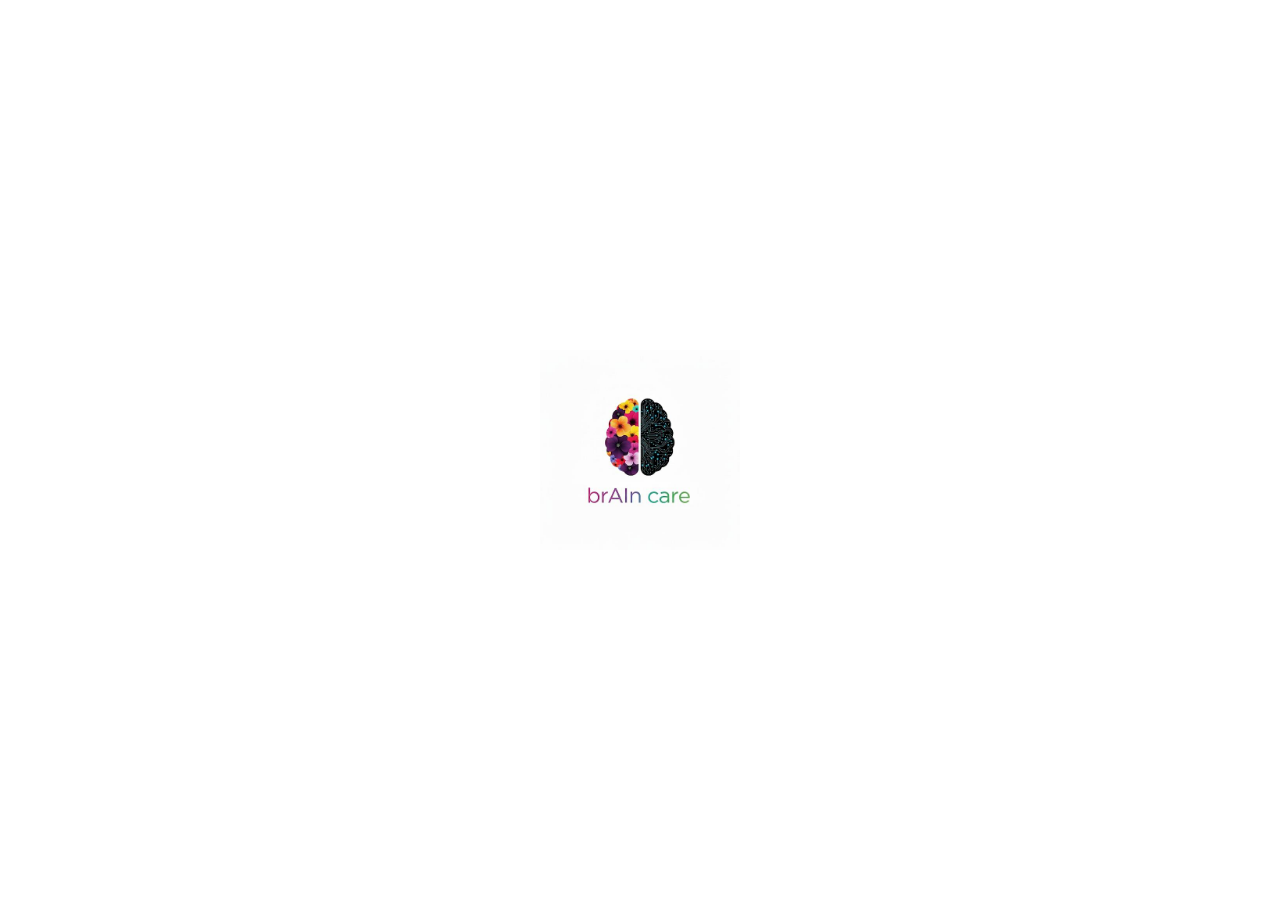
<file: index.html>
<!DOCTYPE html>
<html lang="en">
<head>
  <meta charset="UTF-8">
  <meta name="viewport" content="width=device-width, initial-scale=1.0">
  <title>Buffer Page</title>
  <link rel="stylesheet" href="style.css">
</head>
<body class="buffer-page">
  <img src="assets/logo.jpg" alt="App Logo" class="buffer-logo">

  <script src="script.js"></script>
</body>
</html>
</file>
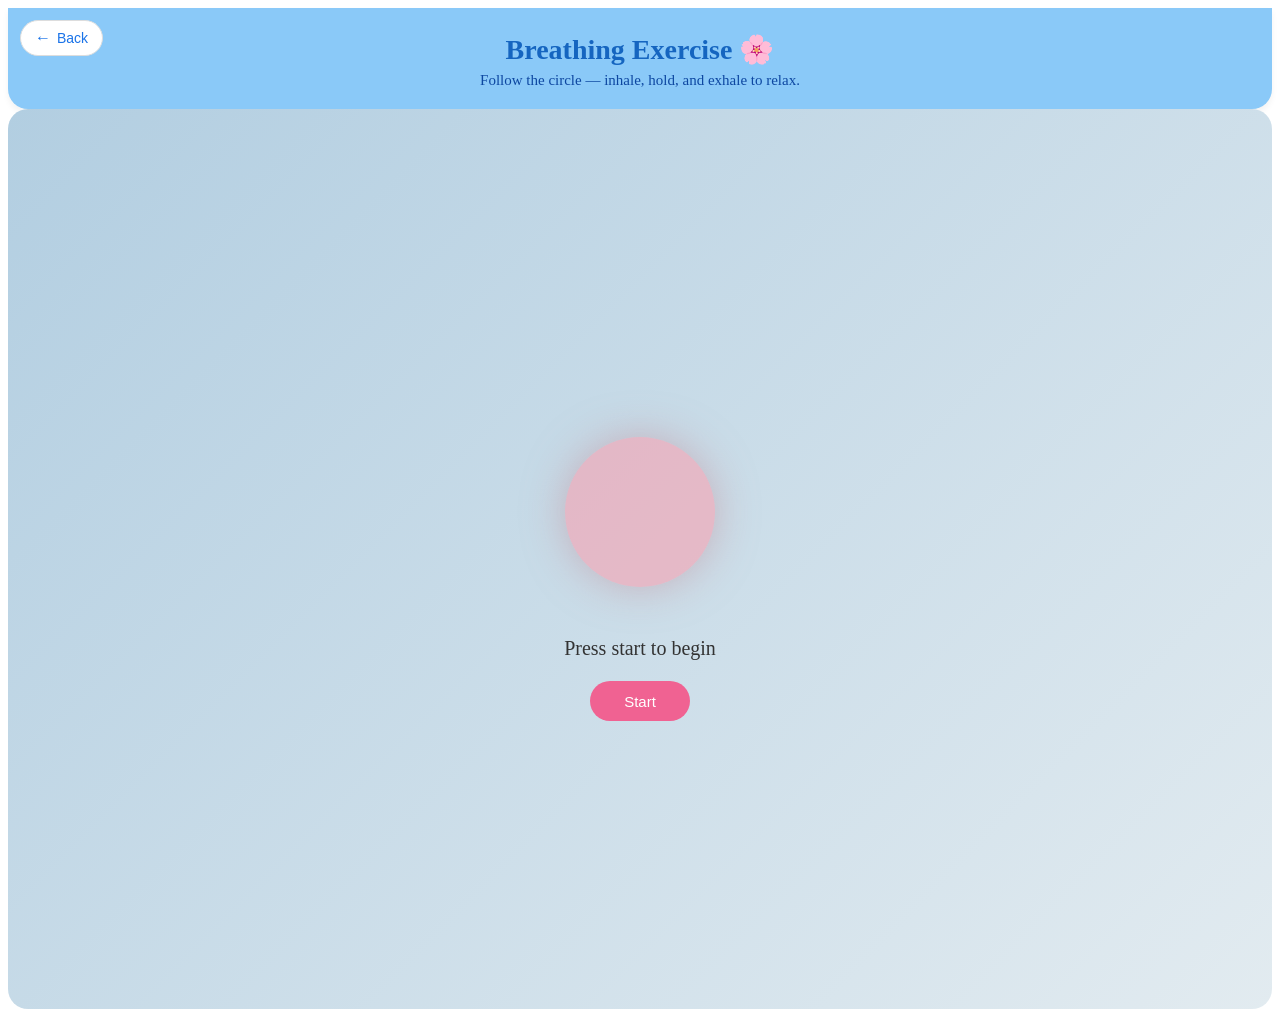
<file: breathing.html>
<!DOCTYPE html>
<html lang="en">
<head>
  <meta charset="UTF-8">
  <meta name="viewport" content="width=device-width, initial-scale=1.0">
  <title>Breathing Exercise</title>
  <link rel="stylesheet" href="games-style.css">
</head>
<body class="breathing-page">

  <!-- Back Button -->
  <button class="back-btn" onclick="window.location.href='games.html'">
    <span class="arrow">←</span> Back
  </button>

  <!-- Header Section (same theme as Match the Tiles) -->
  <header class="game-header">
    <h1>Breathing Exercise 🌸</h1>
    <p>Follow the circle — inhale, hold, and exhale to relax.</p>
  </header>

  <!-- Main Container -->
  <main class="breathing-container">
    <div class="circle"></div>
    <div class="phase-text">Press start to begin</div>
    <button class="start-btn" onclick="startBreathing()">Start</button>
  </main>

  <script src="games-script.js"></script>
</body>
</html>
</file>
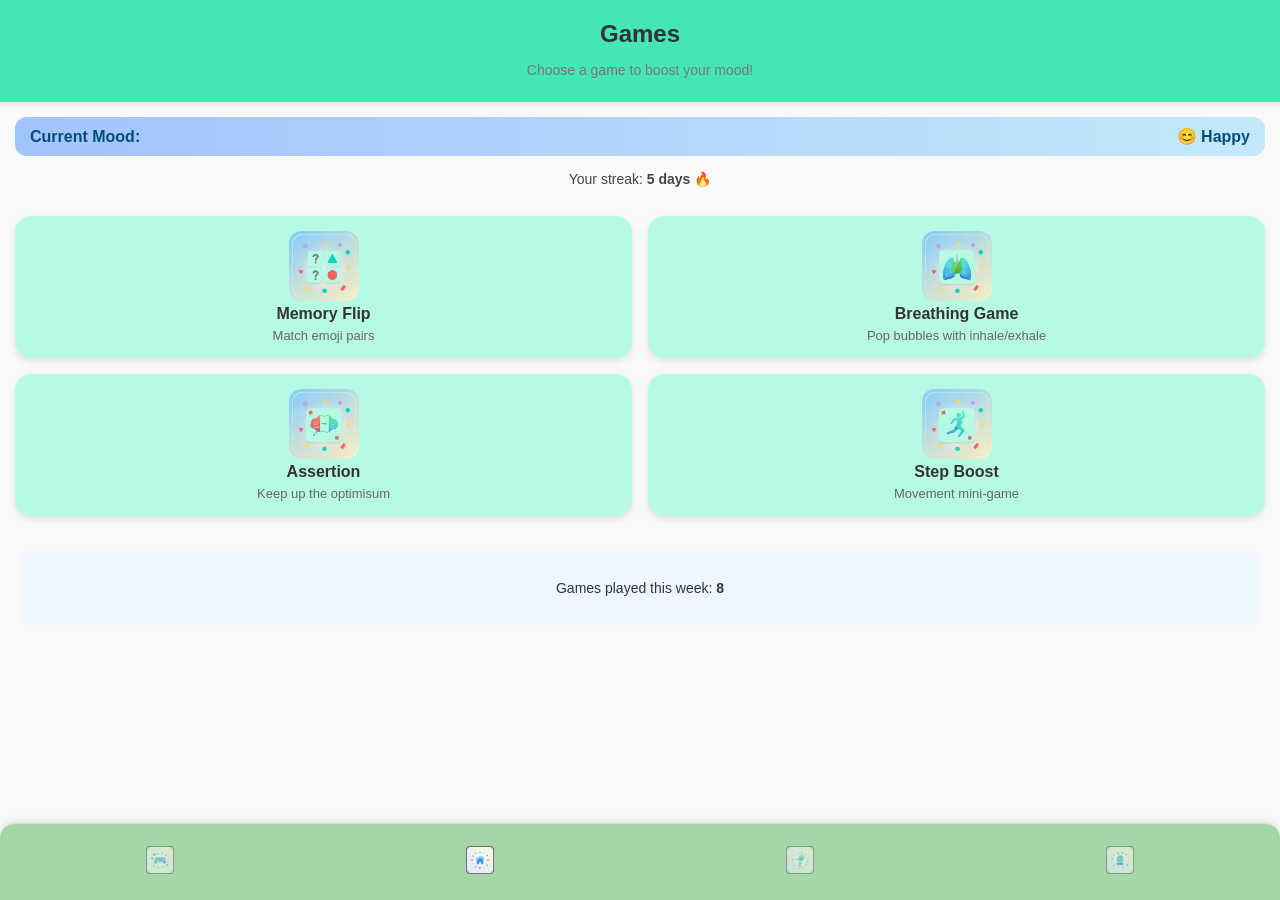
<file: games.html>
<!DOCTYPE html>
<html lang="en">
<head>
  <meta charset="UTF-8">
  <meta name="viewport" content="width=device-width, initial-scale=1.0">
  <title>Games</title>
  <link rel="stylesheet" href="style.css">
</head>
<body>
  <!-- Header -->
  <header class="games-header">
    <h1>Games</h1>
    <p class="subtitle">Choose a game to boost your mood!</p>
  </header>

  <!-- Current Mood Ribbon -->
  <div class="mood-ribbon">
    <span>Current Mood:</span>
    <span class="mood-status">😊 Happy</span>
  </div>

  <!-- Streak -->
  <div class="streak">
    <p>Your streak: <strong>5 days 🔥</strong></p>
  </div>

  <!-- Games Grid -->
  <section class="games-grid">
    <div class="game-card" onclick="openGame('match-game.html')">
      <img src="assets/match.png" alt="Memory Flip" class="game-icon">
      <h3>Memory Flip</h3>
      <p>Match emoji pairs</p>
    </div>

    <div class="game-card" onclick="openGame('breathing.html')">
      <img src="assets/breathing.png" alt="Breathing Game" class="game-icon">
      <h3>Breathing Game</h3>
      <p>Pop bubbles with inhale/exhale</p>
    </div>

    <div class="game-card" onclick="openGame('sentence-reframe.html')">
      <img src="assets/sentence.png" alt="Memory Flip" class="game-icon">
      <h3>Assertion</h3>
      <p>Keep up the optimisum</p>
    </div>

    <div class="game-card" onclick="openGame('step-boost.html')">
      <img src="assets/step-boost.png" alt="Step Boost Game" class="game-icon">
      <h3>Step Boost</h3>
      <p>Movement mini-game</p>
    </div>
  </section>

  <!-- Leaderboard/Progress Section -->
  <div class="progress-section">
    <p>Games played this week: <strong>8</strong></p>
  </div>

  <!-- Bottom Navigation -->
  <nav class="bottom-nav">
    <a href="games.html"><img src="assets/games-icon.png" alt="Games"></a>
    <a href="home.html" class="active"><img src="assets/home-icon.png" alt="Home"></a>
    <a href="plant.html"><img src="assets/plant.png" alt="Plant"></a>
    <a href="profile.html"><img src="assets/avatar-profile.png" alt="Profile"></a>
  </nav>

  <script src="script.js"></script>
</body>
</html>
</file>
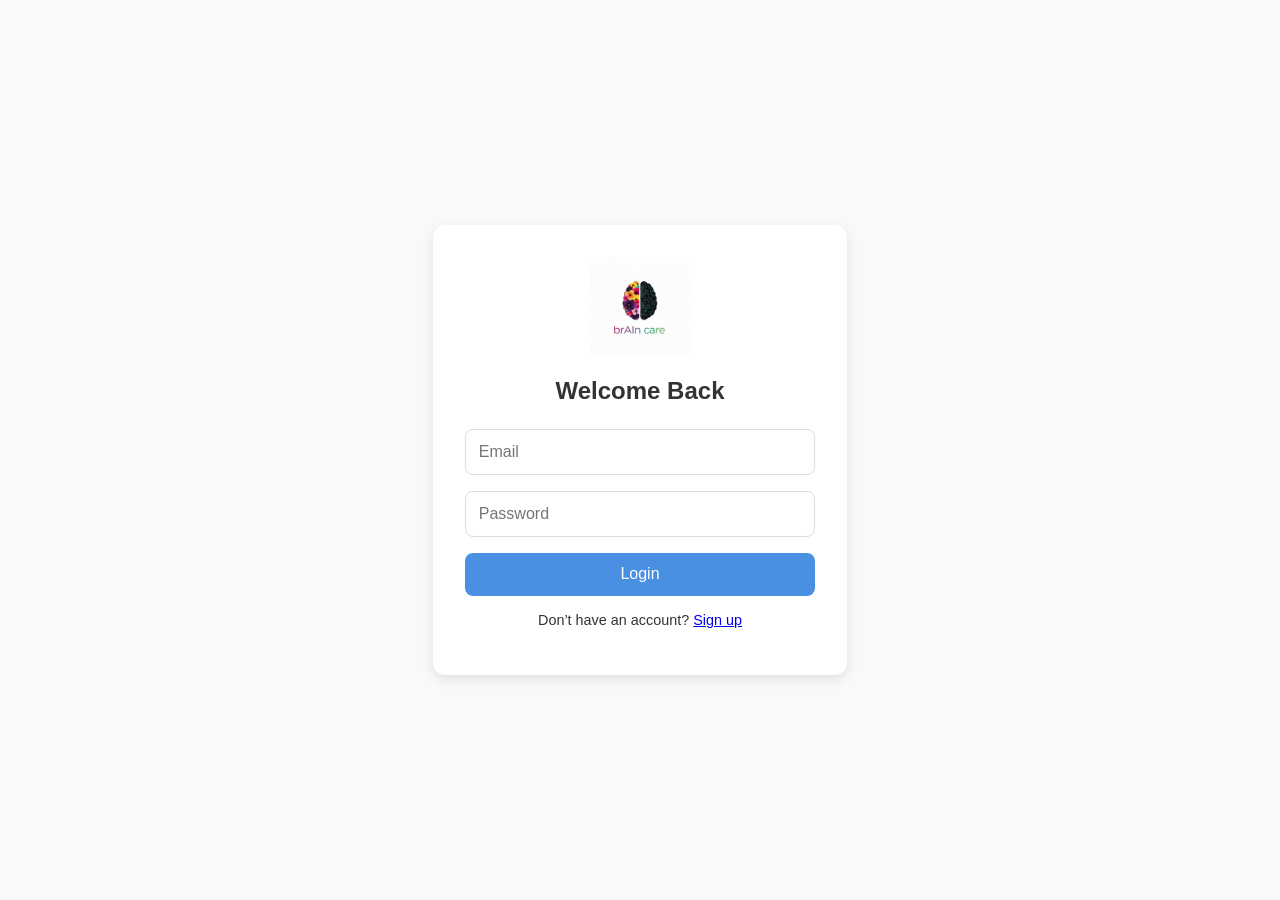
<file: login.html>
<!DOCTYPE html>
<html lang="en">
<head>
  <meta charset="UTF-8">
  <meta name="viewport" content="width=device-width, initial-scale=1.0">
  <title>Login</title>
  <link rel="stylesheet" href="style.css">
</head>
<body class="login-page">

  <div class="login-container">
    <!-- Logo -->
    <img src="assets/logo.jpg" alt="App Logo" class="login-logo">

    <!-- Title -->
    <h1 class="login-title">Welcome Back</h1>

    <!-- Form -->
    <form class="login-form">
      <input type="email" placeholder="Email" class="login-input" required>
      <input type="password" placeholder="Password" class="login-input" required>
      <button type="submit" class="login-btn">Login</button>
    </form>

    <!-- Extra link -->
    <p class="login-extra">
      Don’t have an account? <a href="signup.html">Sign up</a>
    </p>
  </div>

  <script src="script.js"></script>
</body>
</html>
</file>
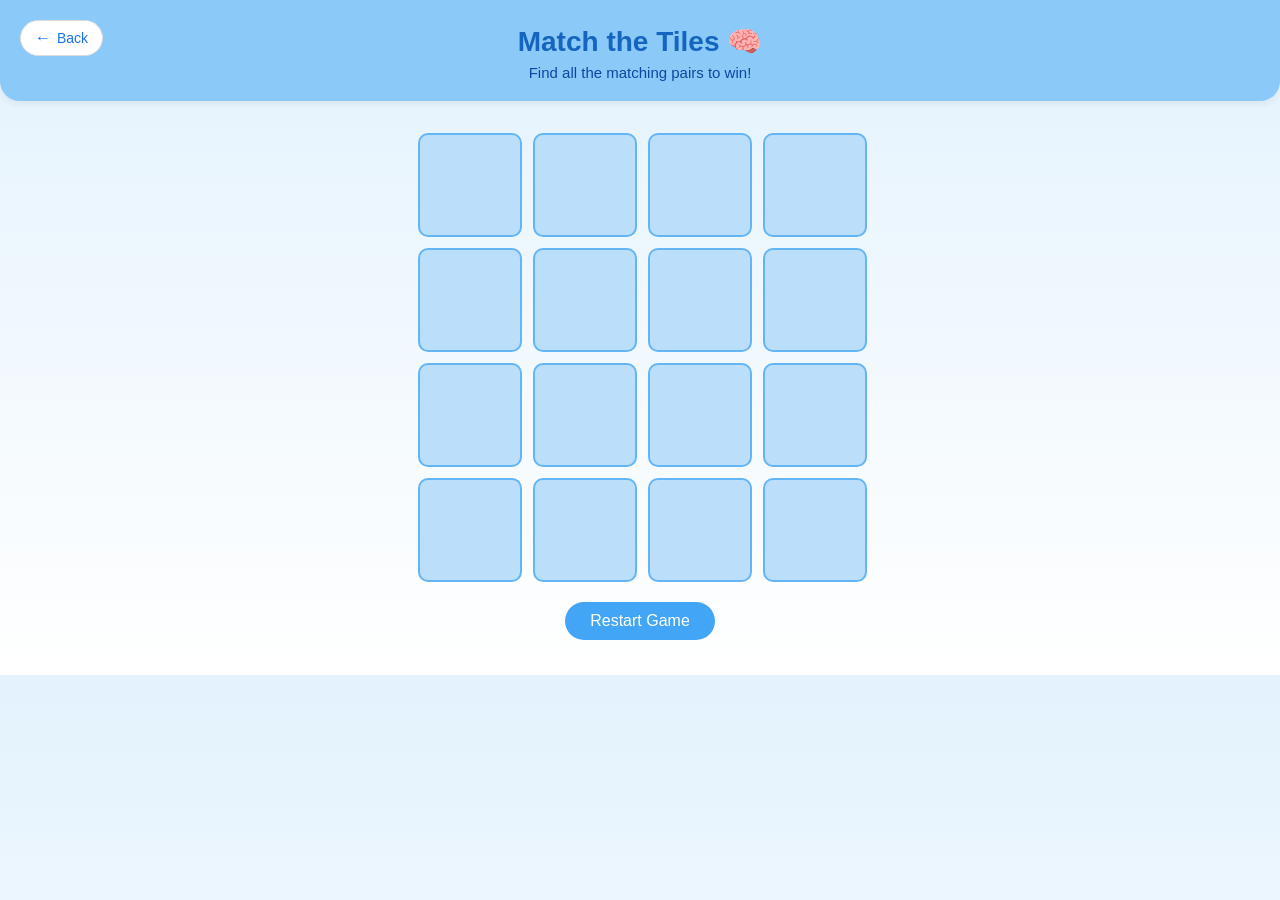
<file: match-game.html>
<!DOCTYPE html>
<html lang="en">
<head>
  <meta charset="UTF-8">
  <meta name="viewport" content="width=device-width, initial-scale=1.0">
  <title>Match the Tiles Game</title>
  <link rel="stylesheet" href="games-style.css">
</head>
<body class="match-game-page">
  <!-- Back Button -->
  <button class="back-btn" onclick="window.location.href='games.html'">
    <span class="arrow">←</span> Back
  </button>

  <header class="game-header">
    <h1>Match the Tiles 🧠</h1>
    <p>Find all the matching pairs to win!</p>
  </header>

  <main class="game-container">
    <div id="game-board" class="game-board"></div>
    <button id="reset-btn" class="reset-btn">Restart Game</button>
    <p id="win-message" class="win-message"></p>
  </main>

  <script src="games-script.js"></script>
</body>
</html>
</file>
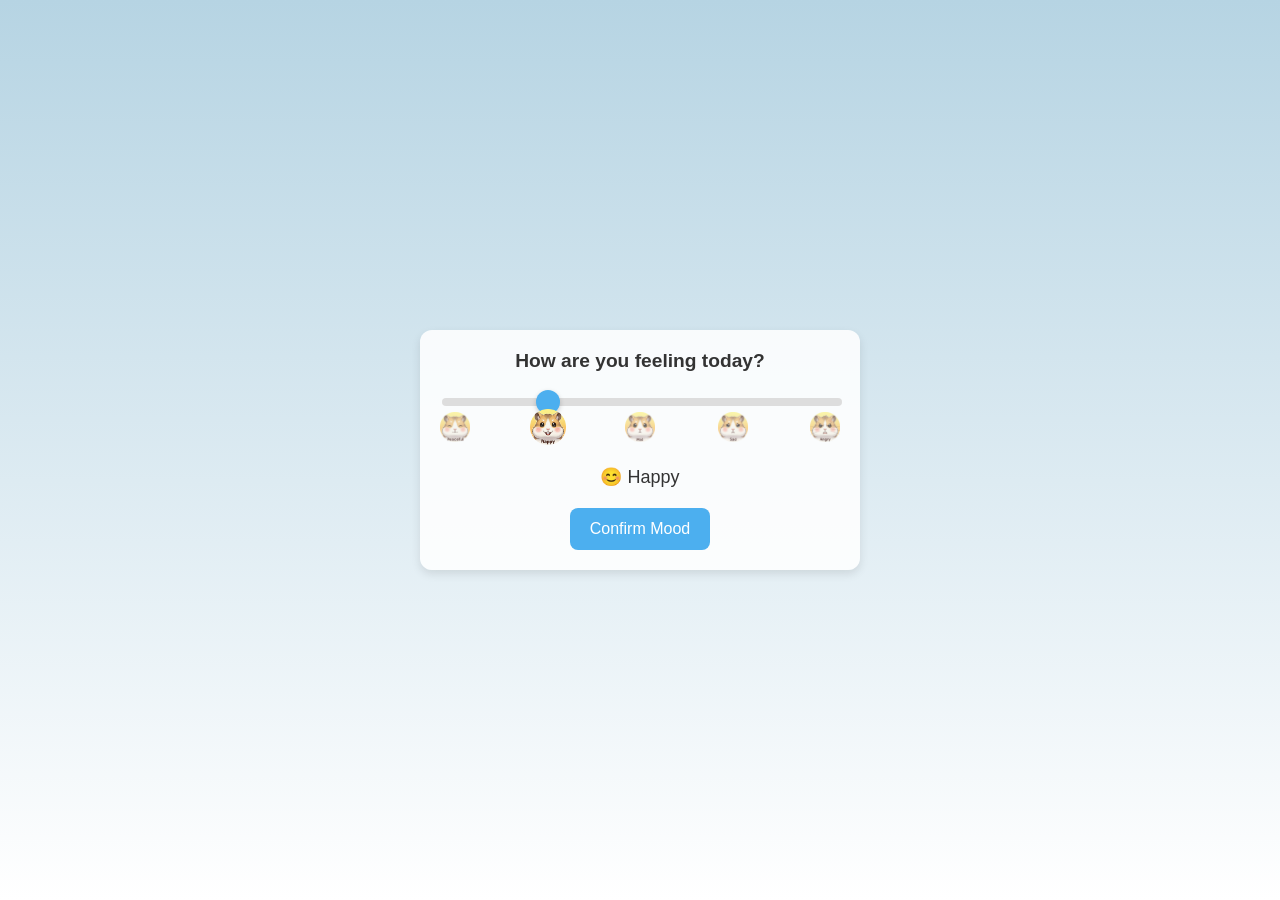
<file: mood.html>
<!DOCTYPE html>
<html lang="en">
<head>
  <meta charset="UTF-8">
  <meta name="viewport" content="width=device-width, initial-scale=1.0">
  <title>Set Mood</title>
  <link rel="stylesheet" href="style.css">
</head>
<body class="mood-page">
  <div class="mood-container">
    <h2>How are you feeling today?</h2>

    <!-- Slider Wrapper -->
    <div class="slider-wrapper">
      <input type="range" min="0" max="4" value="1" class="mood-slider" id="moodSlider">

      <!-- Mood Icons -->
      <div class="mood-icons">
        <img src="assets/peaceful.png" alt="Calm">
        <img src="assets/happy.png" alt="Happy">
        <img src="assets/mid.png" alt="Neutral">
        <img src="assets/sad.png" alt="Stressed">
        <img src="assets/angry.png" alt="Angry">
      </div>
    </div>

    <!-- Mood Label -->
    <p id="moodLabel">😊 Happy</p>

    <!-- Submit Button -->
    <button class="mood-submit" onclick="saveMood()">Confirm Mood</button>
  </div>

  <script src="script.js"></script>
</body>
</html>
</file>
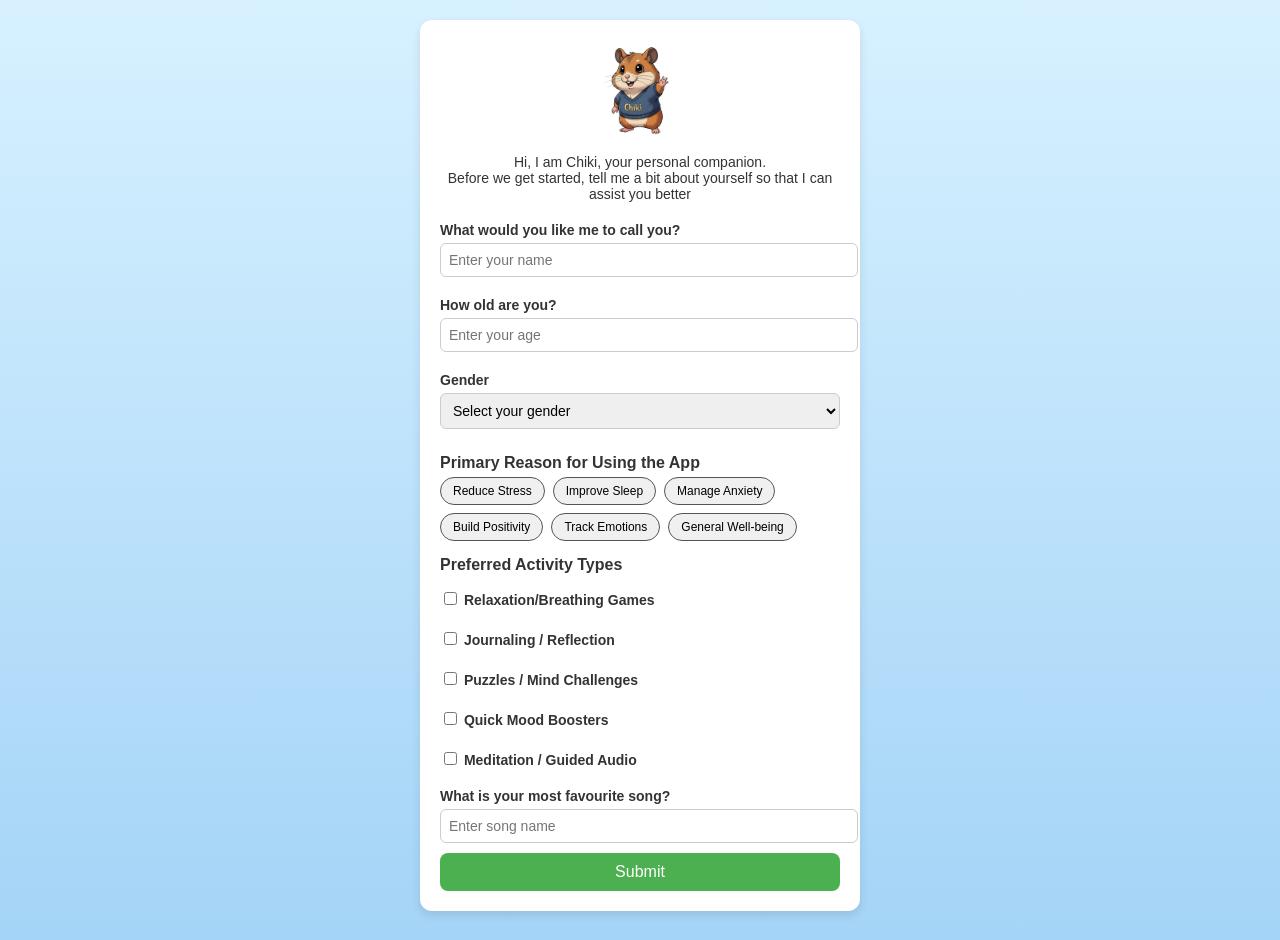
<file: personal-info.html>
<!DOCTYPE html>
<html lang="en">
<head>
  <meta charset="UTF-8">
  <meta name="viewport" content="width=device-width, initial-scale=1.0">
  <title>Personal Information</title>
  <link rel="stylesheet" href="style.css">
</head>
<body class="personal-page">

  <div class="personal-container">
    <div class="intro-section">
      <img src="assets/chiki.png" alt="Chiki Mascot" class="mascot">
      <p class="intro-text">
        Hi, I am Chiki, your personal companion. <br>
        Before we get started, tell me a bit about yourself so that I can assist you better
      </p>
    </div>

    <form id="personal-form">
      <label for="nickname">What would you like me to call you?</label>
      <input type="text" id="nickname" name="nickname" placeholder="Enter your name" required>

      <label for="age">How old are you?</label>
      <input type="number" id="age" name="age" placeholder="Enter your age" required>

      <label for="gender">Gender</label>
      <select id="gender" name="gender" required>
        <option value="" disabled selected>Select your gender</option>
        <option value="male">Male</option>
        <option value="female">Female</option>
        <option value="other">Other</option>
      </select>

      <p class="section-title">Primary Reason for Using the App</p>
      <div class="chip-group">
        <button type="button" class="chip">Reduce Stress</button>
        <button type="button" class="chip">Improve Sleep</button>
        <button type="button" class="chip">Manage Anxiety</button>
        <button type="button" class="chip">Build Positivity</button>
        <button type="button" class="chip">Track Emotions</button>
        <button type="button" class="chip">General Well-being</button>
      </div>

      <p class="section-title">Preferred Activity Types</p>
      <div class="checkbox-group">
        <label><input type="checkbox" name="activity" value="relaxation"> Relaxation/Breathing Games</label>
        <label><input type="checkbox" name="activity" value="journaling"> Journaling / Reflection</label>
        <label><input type="checkbox" name="activity" value="puzzles"> Puzzles / Mind Challenges</label>
        <label><input type="checkbox" name="activity" value="quickmood"> Quick Mood Boosters</label>
        <label><input type="checkbox" name="activity" value="meditation"> Meditation / Guided Audio</label>
      </div>

      <label for="song">What is your most favourite song?</label>
      <input type="text" id="song" name="song" placeholder="Enter song name">

      <button type="submit" class="submit-btn">Submit</button>
    </form>
  </div>

  <script src="script.js"></script>
</body>
</html>
</file>
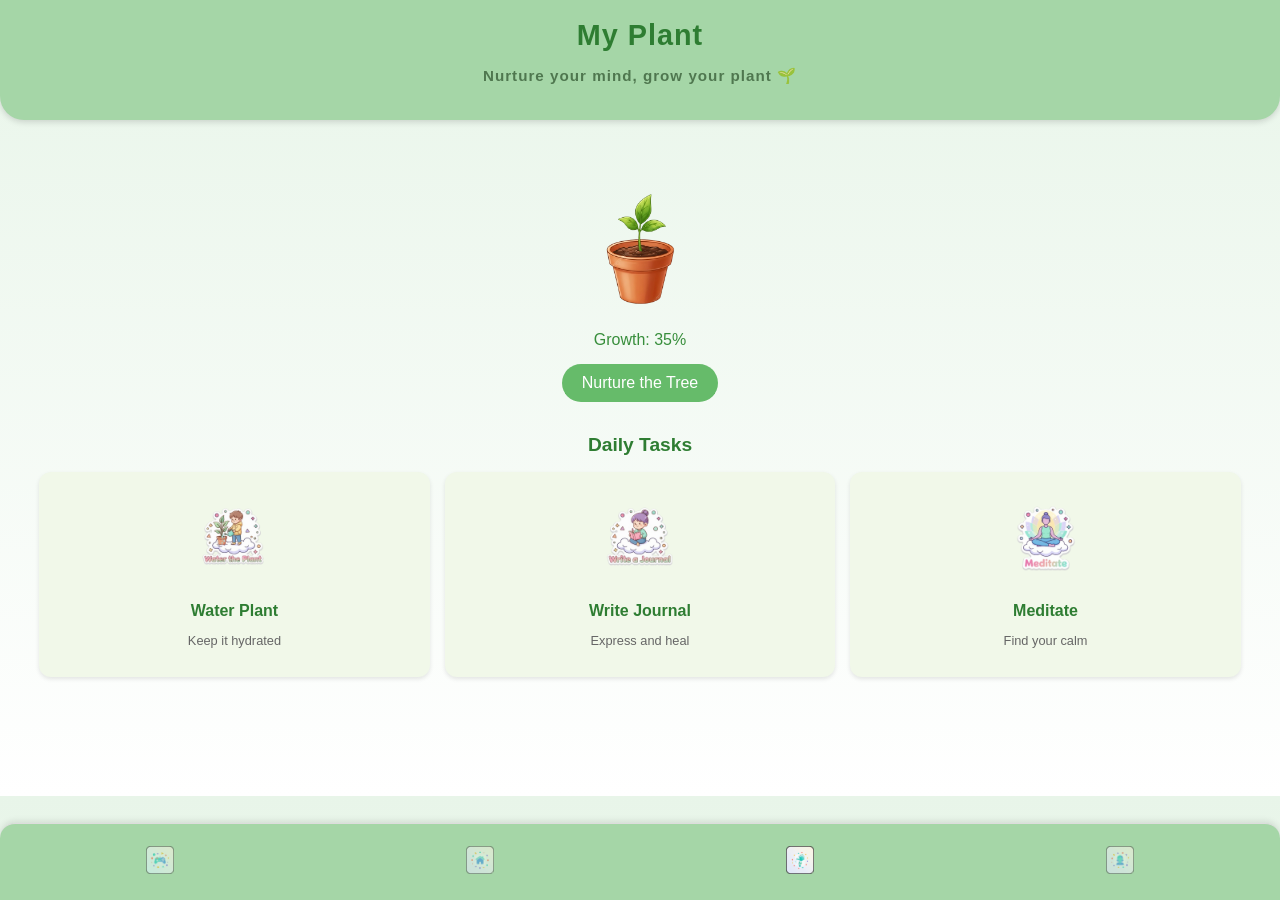
<file: plant.html>
<!DOCTYPE html>
<html lang="en">
<head>
  <meta charset="UTF-8" />
  <meta name="viewport" content="width=device-width,initial-scale=1.0" />
  <title>brAIn Care - My Plant</title>
  <link rel="stylesheet" href="style.css">
</head>
<body class="plant-page">

  <!-- Header -->
  <header class="hc-header">
    <h1>My Plant</h1>
    <p class="subtitle">Nurture your mind, grow your plant 🌱</p>
  </header>

  <main class="hc-main">

    <!-- Plant Section -->
    <section class="plant-visual">
      <!-- start with the seed/stage1 image -->
      <img id="plantImage" src="assets/plant-grow1.png" alt="Plant stage">
      <div id="growthStatus" class="growth-status">Growth: 35%</div>
      <button id="nurtureBtn" class="nurture-btn" aria-haspopup="dialog">Nurture the Tree</button>
    </section>

    <!-- Daily Tasks -->
    <section class="tasks">
      <h2>Daily Tasks</h2>
      <div class="tasks-grid">
        <div class="task-card" onclick="completeTask('water')">
          <img src="assets/water.png" alt="Water">
          <h3>Water Plant</h3>
          <p>Keep it hydrated</p>
        </div>
        <div class="task-card" onclick="completeTask('journal')">
          <img src="assets/journal.png" alt="Journal">
          <h3>Write Journal</h3>
          <p>Express and heal</p>
        </div>
        <div class="task-card" onclick="completeTask('meditate')">
          <img src="assets/meditate.png" alt="Meditate">
          <h3>Meditate</h3>
          <p>Find your calm</p>
        </div>
      </div>
    </section>

  </main>

  <!-- Popup -->
  <div class="popup-overlay" id="popupOverlay" aria-hidden="true" role="dialog">
    <div class="popup" role="document">
      <h3>Write something positive 🌸</h3>
      <textarea id="positiveInput" placeholder="Type your thoughts..." aria-label="Positive input"></textarea>
      <div style="display:flex;gap:10px;justify-content:center;margin-top:12px;">
        <button id="growBtn" class="popup-btn">Let it Grow</button>
        <button id="cancelGrow" class="popup-btn alt">Close</button>
      </div>
    </div>
  </div>

  <!-- Navigation -->
  <nav class="bottom-nav">
    <a href="games.html"><img src="assets/games-icon.png" alt="Games"></a>
    <a href="home.html"><img src="assets/home-icon.png" alt="Home"></a>
    <a href="plant.html" class="active"><img src="assets/plant.png" alt="Plant"></a>
    <a href="profile.html"><img src="assets/avatar-profile.png" alt="Profile"></a>
  </nav>

  <!-- Shared JS (deferred) -->
  <script src="script.js" defer></script>
</body>
</html>
</file>
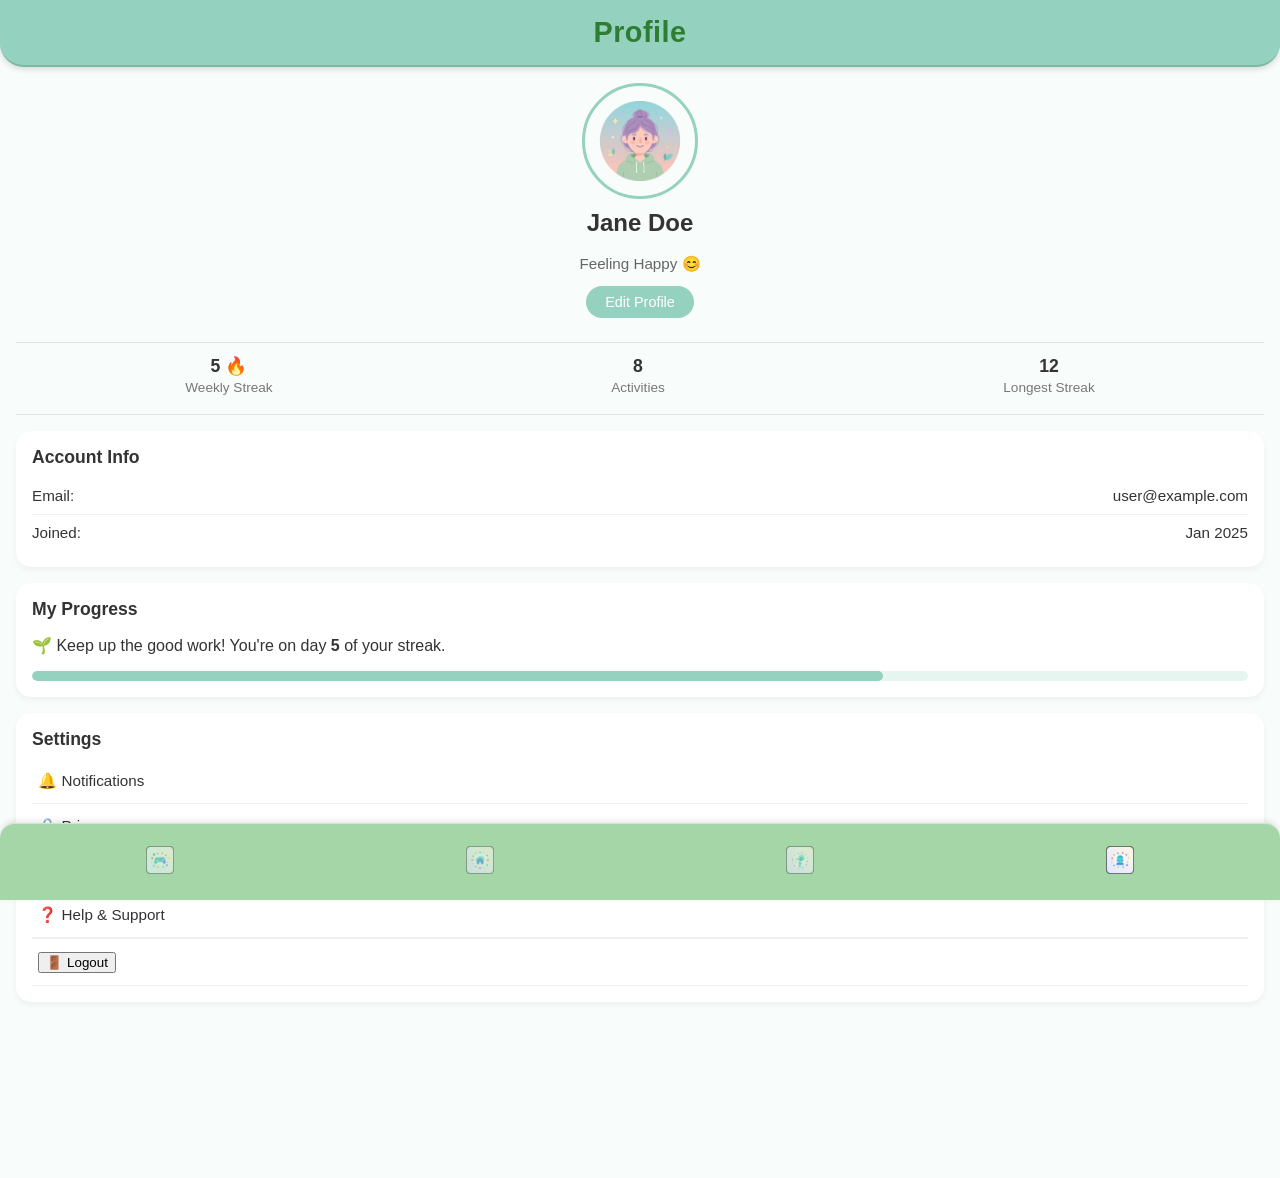
<file: profile.html>
<!DOCTYPE html>
<html lang="en">
<head>
  <meta charset="utf-8" />
  <meta name="viewport" content="width=device-width,initial-scale=1" />
  <title>brAIn Care - Profile</title>

  <!-- Shared CSS -->
  <link rel="stylesheet" href="style.css">
</head>

<body class="profile-page">

  <!-- Header -->
  <header class="hc-header">
    <h1>Profile</h1>
  </header>

  <main class="hc-main">
    
    <!-- Top Profile Section -->
    <section class="profile-top">
      <img src="assets/pfp.png" alt="User Avatar" class="profile-avatar">
      <h2 class="profile-username">Jane Doe</h2>
      <p class="profile-mood">Feeling Happy 😊</p>
      <button class="edit-profile-btn">Edit Profile</button>

      <div class="profile-stats">
        <div class="stat">
          <h3>5 🔥</h3>
          <p>Weekly Streak</p>
        </div>
        <div class="stat">
          <h3>8</h3>
          <p>Activities</p>
        </div>
        <div class="stat">
          <h3>12</h3>
          <p>Longest Streak</p>
        </div>
      </div>
    </section>

    <!-- Divider -->
    <hr class="divider">

    <!-- Account Info -->
    <section class="profile-card">
      <h3>Account Info</h3>
      <div class="info-item">
        <span>Email:</span>
        <span>user@example.com</span>
      </div>
      <div class="info-item">
        <span>Joined:</span>
        <span>Jan 2025</span>
      </div>
    </section>

    <!-- Mood & Progress -->
    <section class="profile-card">
      <h3>My Progress</h3>
      <p>🌱 Keep up the good work! You're on day <strong>5</strong> of your streak.</p>
      <div class="progress-bar">
        <div class="progress" style="width: 70%;"></div>
      </div>
    </section>

    <!-- Settings -->
    <section class="profile-card settings">
      <h3>Settings</h3>
      <ul>
        <li><span>🔔 Notifications</span></li>
        <li><span>🔒 Privacy</span></li>
        <li><span>⚙️ Account Settings</span></li>
        <li><span>❓ Help & Support</span></li>
        <li class="logout"><span>
          <button id="logoutBtn">🚪 Logout</button></span>
        </li>
      </ul>
    </section>

  </main>

  <!-- Bottom Navigation -->
  <nav class="bottom-nav">
    <a href="games.html"><img src="assets/games-icon.png" alt="Games"></a>
    <a href="home.html"><img src="assets/home-icon.png" alt="Home"></a>
    <a href="plant.html"><img src="assets/plant.png" alt="Plant"></a>
    <a href="profile.html" class="active"><img src="assets/avatar-profile.png" alt="Profile"></a>
  </nav>

  <!-- Shared JS -->
  <script src="script.js"></script>
</body>
</html>
</file>
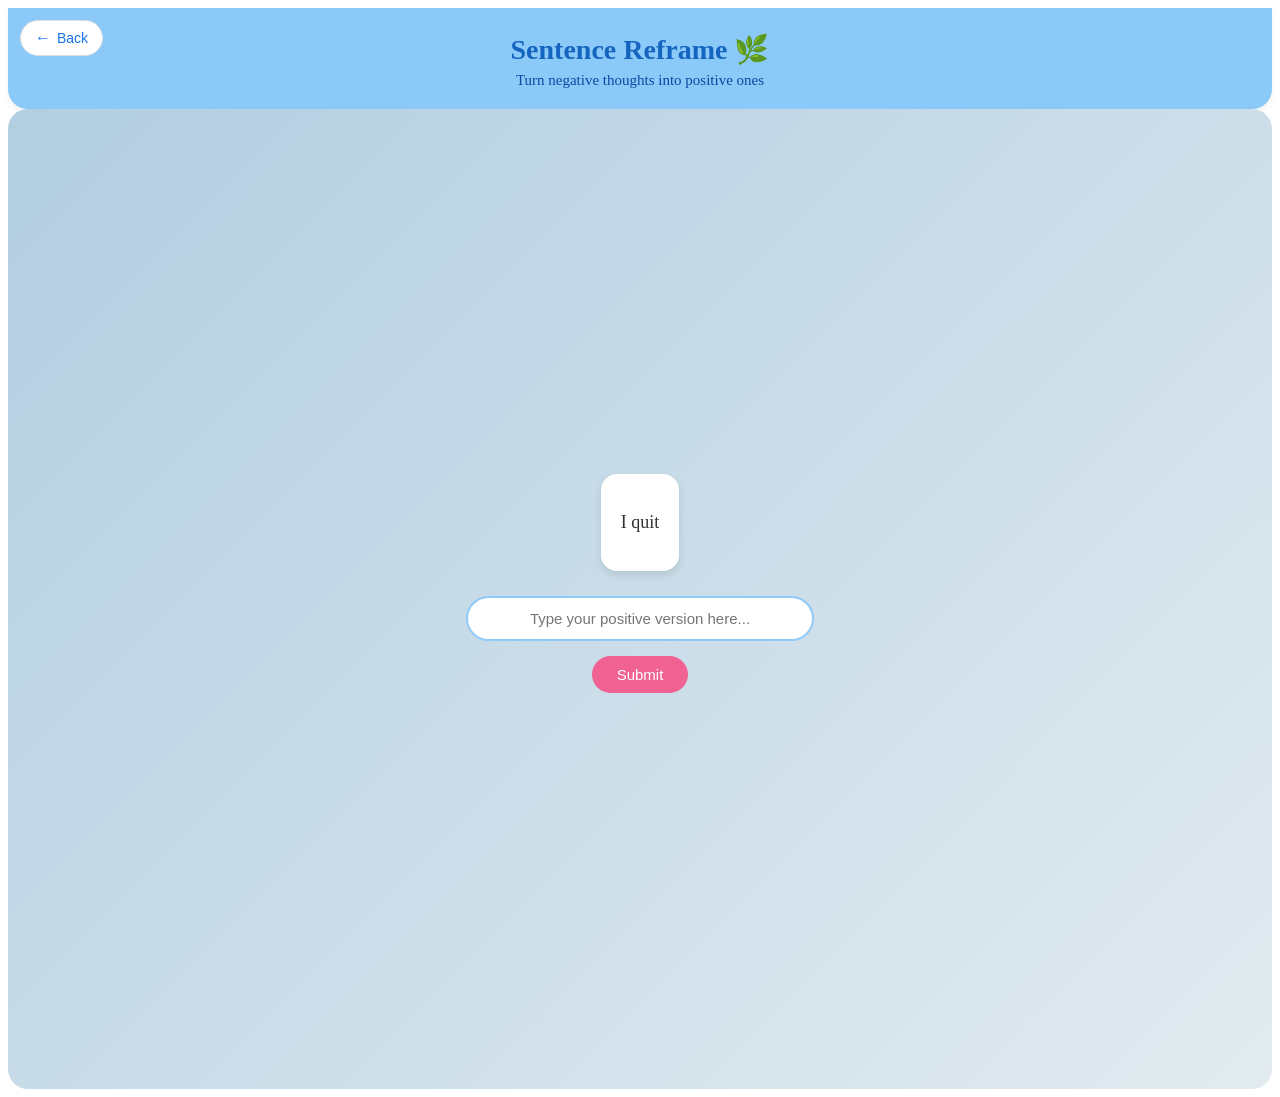
<file: sentence-reframe.html>
<!DOCTYPE html>
<html lang="en">
<head>
  <meta charset="UTF-8">
  <meta name="viewport" content="width=device-width, initial-scale=1.0">
  <title>Sentence Reframe</title>
  <link rel="stylesheet" href="games-style.css">
</head>
<body class="reframe-page">

  <!-- Back Button -->
  <button class="back-btn" onclick="window.location.href='games.html'">
    <span class="arrow">←</span> Back
  </button>

  <!-- Header -->
  <header class="game-header">
    <h1>Sentence Reframe 🌿</h1>
    <p>Turn negative thoughts into positive ones</p>
  </header>

  <!-- Game Container -->
  <main class="reframe-container">
    <div class="sentence-box">
      <p id="negative-sentence">Loading...</p>
    </div>

    <input type="text" id="user-input" placeholder="Type your positive version here..." />

    <button class="submit-btn" onclick="checkReframe()">Submit</button>

    <p id="feedback" class="feedback-text"></p>
  </main>

  <script src="games-script.js"></script>
</body>
</html>
</file>
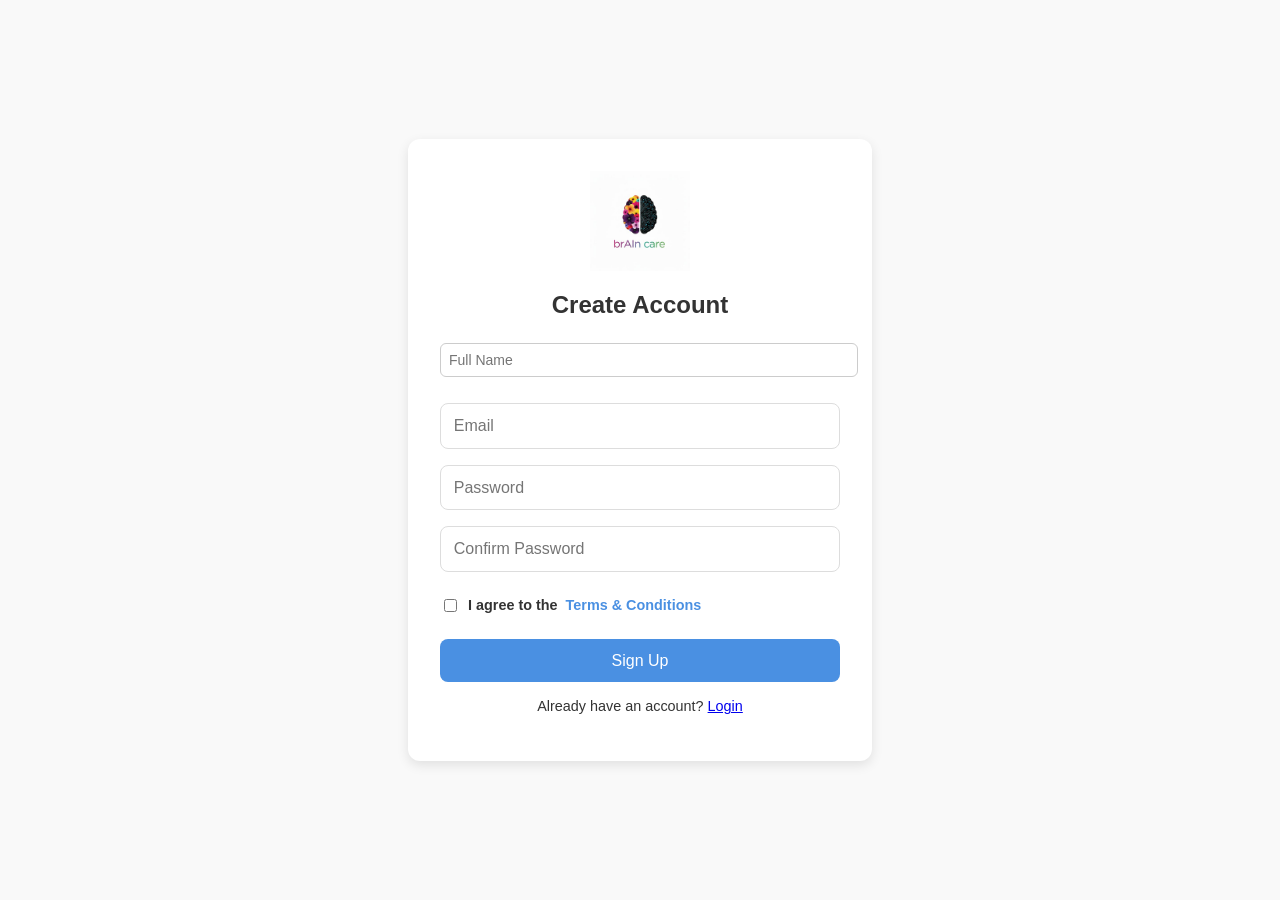
<file: signup.html>
<!DOCTYPE html>
<html lang="en">
<head>
  <meta charset="UTF-8">
  <meta name="viewport" content="width=device-width, initial-scale=1.0">
  <title>Sign Up</title>
  <link rel="stylesheet" href="style.css">
</head>
<body class="signup-page">

  <div class="signup-container">
    <!-- Logo -->
    <img src="assets/logo.jpg" alt="App Logo" class="signup-logo">

    <!-- Title -->
    <h1 class="signup-title">Create Account</h1>

    <!-- Form -->
    <form class="signup-form">
      <input type="text" placeholder="Full Name" class="signup-input" required>
      <input type="email" placeholder="Email" class="signup-input" required>
      <input type="password" placeholder="Password" class="signup-input" required>
      <input type="password" placeholder="Confirm Password" class="signup-input" required>

      <!-- Terms Checkbox -->
      <label class="signup-terms">
        <input type="checkbox" id="terms-checkbox" required>
        I agree to the <a href="terms.html" target="_blank">Terms & Conditions</a>
      </label>

      <button type="submit" class="signup-btn">Sign Up</button>
    </form>

    <!-- Extra link -->
    <p class="signup-extra">
      Already have an account? <a href="login.html">Login</a>
    </p>
  </div>

  <script src="script.js"></script>
</body>
</html>
</file>
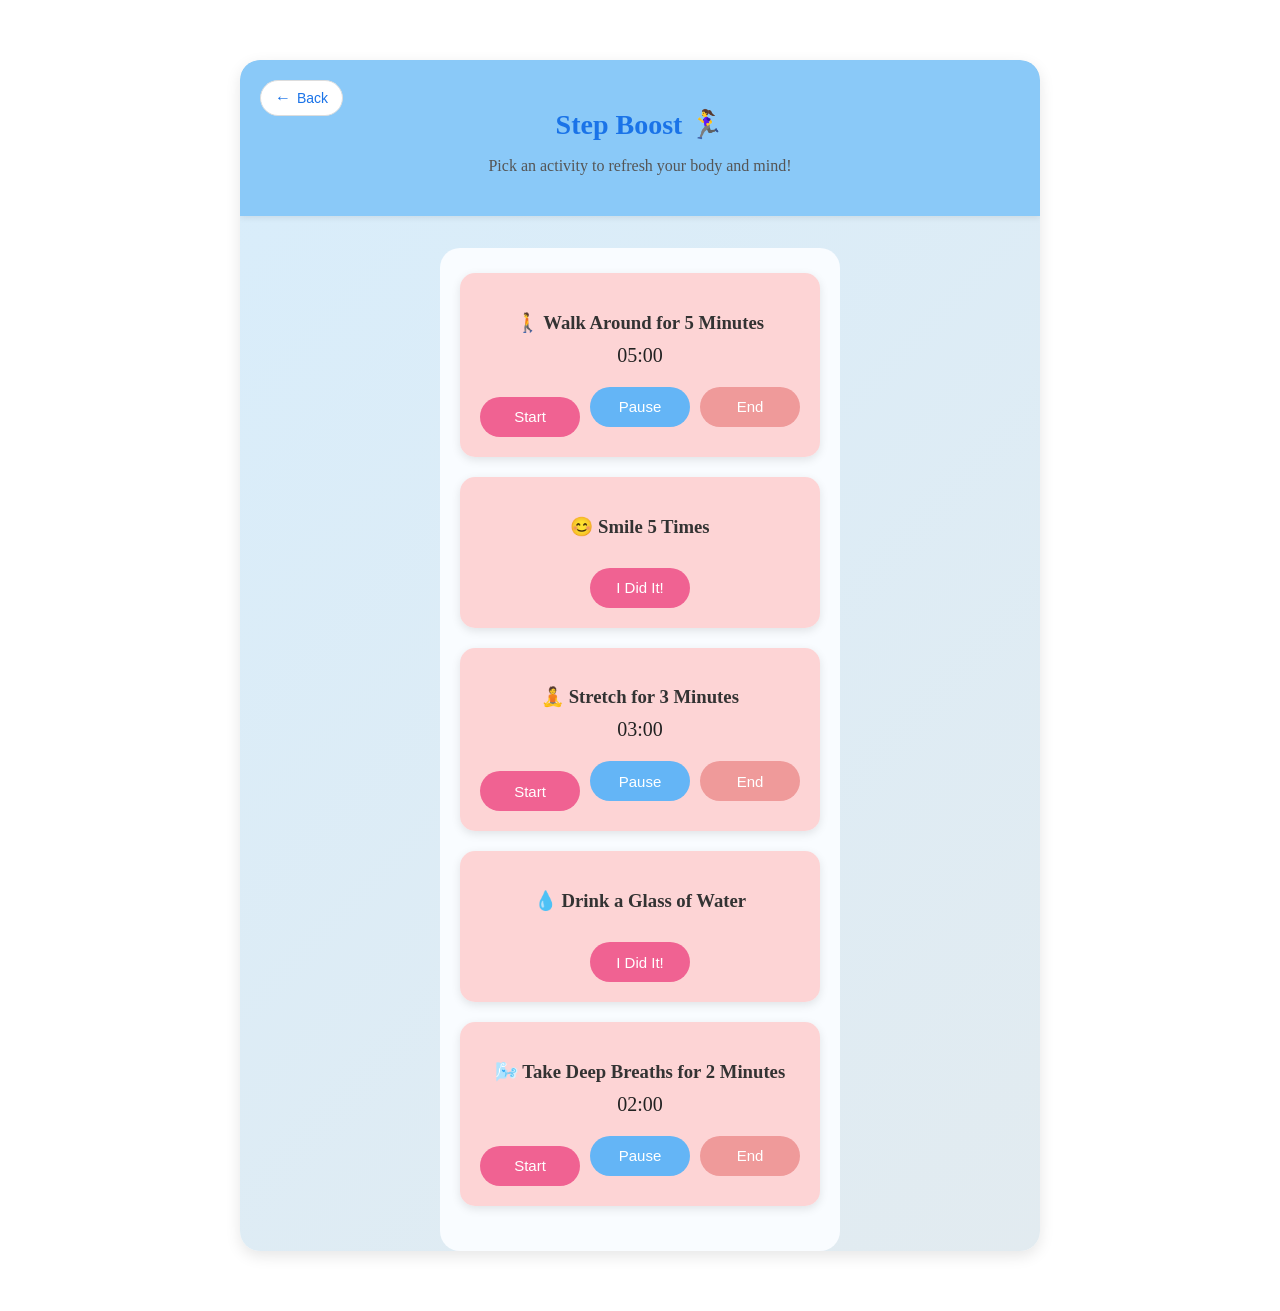
<file: step-boost.html>
<!DOCTYPE html>
<html lang="en">
<head>
  <meta charset="UTF-8" />
  <meta name="viewport" content="width=device-width, initial-scale=1.0" />
  <title>Step Boost</title>
  <link rel="stylesheet" href="games-style.css" />
</head>
<body class="step-boost-page">
  <div class="step-container">
  <button class="back-btn" onclick="window.location.href='games.html'">
    <span class="arrow">←</span> Back
  </button>

  <div class="step-header">
    <h2>Step Boost 🏃‍♀️</h2>
    <p>Pick an activity to refresh your body and mind!</p>
  </div>


  <main class="game-container">
    <div class="activities">
      <!-- Activity 1: Walk -->
      <div class="activity-card" data-type="timer">
        <h3>🚶 Walk Around for 5 Minutes</h3>
        <div class="timer">05:00</div>
        <div class="controls">
          <button class="start-btn" onclick="startTimer(this, 300)">Start</button>
          <button class="pause-btn" onclick="pauseTimer(this)">Pause</button>
          <button class="end-btn" onclick="endTimer(this)">End</button>
        </div>
      </div>

      <!-- Activity 2: Smile -->
      <div class="activity-card" data-type="done">
        <h3>😊 Smile 5 Times</h3>
        <button class="start-btn" onclick="markDone(this)">I Did It!</button>
      </div>

      <!-- Activity 3: Stretch -->
      <div class="activity-card" data-type="timer">
        <h3>🧘 Stretch for 3 Minutes</h3>
        <div class="timer">03:00</div>
        <div class="controls">
          <button class="start-btn" onclick="startTimer(this, 180)">Start</button>
          <button class="pause-btn" onclick="pauseTimer(this)">Pause</button>
          <button class="end-btn" onclick="endTimer(this)">End</button>
        </div>
      </div>

      <!-- Activity 4: Hydrate -->
      <div class="activity-card" data-type="done">
        <h3>💧 Drink a Glass of Water</h3>
        <button class="start-btn" onclick="markDone(this)">I Did It!</button>
      </div>

      <!-- Activity 5: Deep Breathing -->
      <div class="activity-card" data-type="timer">
        <h3>🌬️ Take Deep Breaths for 2 Minutes</h3>
        <div class="timer">02:00</div>
        <div class="controls">
          <button class="start-btn" onclick="startTimer(this, 120)">Start</button>
          <button class="pause-btn" onclick="pauseTimer(this)">Pause</button>
          <button class="end-btn" onclick="endTimer(this)">End</button>
        </div>
      </div>
    </div>

    <!-- Praise Popup -->
    <div class="praise hidden" id="praise">🎉 Great job completing all activities! 🎉</div>
  </main>

  <script src="games-script.js"></script>
</body>
</html>
</file>
<file: style.css>
/* ===== Buffer Page Styles ===== */
.buffer-page {
  margin: 0;
  height: 100vh;
  display: flex;
  justify-content: center;
  align-items: center;
  background-color: #ffffff; /* Change if needed */
}

.buffer-logo {
  max-width: 200px;
  width: 60%;
  height: auto;
}

/* ===== Login Page Styles ===== */
.login-page {
  margin: 0;
  height: 100vh;
  display: flex;
  justify-content: center;
  align-items: center;
  background-color: #f9f9f9;
  font-family: Arial, sans-serif;
}

.login-container {
  width: 90%;
  max-width: 350px;
  padding: 2rem;
  border-radius: 12px;
  background: #fff;
  box-shadow: 0 4px 12px rgba(0,0,0,0.1);
  text-align: center;
}

.login-logo {
  max-width: 100px;
  margin-bottom: 1rem;
}

.login-title {
  margin-bottom: 1.5rem;
  font-size: 1.5rem;
  color: #333;
}

.login-form {
  display: flex;
  flex-direction: column;
  gap: 1rem;
}

.login-input {
  padding: 0.8rem;
  border: 1px solid #ddd;
  border-radius: 8px;
  font-size: 1rem;
}

.login-btn {
  padding: 0.8rem;
  background-color: #4a90e2;
  color: #fff;
  border: none;
  border-radius: 8px;
  font-size: 1rem;
  cursor: pointer;
}

.login-btn:hover {
  background-color: #357ab8;
}

.login-extra {
  margin-top: 1rem;
  font-size: 0.9rem;
}

/* ===== Sign Up Page Styles ===== */
.signup-page {
  margin: 0;
  height: 100vh;
  display: flex;
  justify-content: center;
  align-items: center;
  background-color: #f9f9f9;
  font-family: Arial, sans-serif;
}

.signup-container {
  width: 90%;
  max-width: 400px;
  padding: 2rem;
  border-radius: 12px;
  background: #fff;
  box-shadow: 0 4px 12px rgba(0,0,0,0.1);
  text-align: center;
}

.signup-logo {
  max-width: 100px;
  margin-bottom: 1rem;
}

.signup-title {
  margin-bottom: 1.5rem;
  font-size: 1.5rem;
  color: #333;
}

.signup-form {
  display: flex;
  flex-direction: column;
  gap: 1rem;
}

.signup-input {
  padding: 0.8rem;
  border: 1px solid #ddd;
  border-radius: 8px;
  font-size: 1rem;
}

.signup-terms {
  font-size: 0.9rem;
  text-align: left;
  margin: 0.5rem 0;
  display: flex;
  align-items: center;
  gap: 0.5rem;
}

.signup-terms a {
  color: #4a90e2;
  text-decoration: none;
}

.signup-terms a:hover {
  text-decoration: underline;
}

.signup-btn {
  padding: 0.8rem;
  background-color: #4a90e2;
  color: #fff;
  border: none;
  border-radius: 8px;
  font-size: 1rem;
  cursor: pointer;
}

.signup-btn:hover {
  background-color: #357ab8;
}

.signup-extra {
  margin-top: 1rem;
  font-size: 0.9rem;
}

/* ===== Personal Info Page ===== */
.personal-page {
  margin: 0;
  font-family: Arial, sans-serif;
  background: linear-gradient(to bottom, #d7f1ff, #a4d4f7);
  min-height: 100vh;
  display: flex;
  justify-content: center;
  align-items: flex-start;
  padding: 20px;
}

.personal-container {
  background: #fff;
  padding: 20px;
  border-radius: 12px;
  max-width: 400px;
  width: 100%;
  box-shadow: 0 4px 10px rgba(0,0,0,0.1);
}

.intro-section {
  text-align: center;
  margin-bottom: 20px;
}

.mascot {
  max-width: 100px;
  display: block;
  margin: 0 auto 10px;
}

.intro-text {
  font-size: 14px;
  color: #333;
}

label {
  display: block;
  margin: 10px 0 5px;
  font-weight: bold;
  font-size: 14px;
}

input[type="text"],
input[type="number"],
select {
  width: 100%;
  padding: 8px;
  border-radius: 6px;
  border: 1px solid #ccc;
  margin-bottom: 10px;
  font-size: 14px;
}

.section-title {
  margin: 15px 0 5px;
  font-weight: bold;
}

.chip-group {
  display: flex;
  flex-wrap: wrap;
  gap: 8px;
  margin-bottom: 15px;
}

.chip {
  padding: 6px 12px;
  border-radius: 20px;
  border: 1px solid #555;
  background: #f0f0f0;
  cursor: pointer;
  font-size: 12px;
}

.chip.active {
  background: #4caf50;
  color: #fff;
}

.checkbox-group {
  display: flex;
  flex-direction: column;
  gap: 6px;
  margin-bottom: 15px;
}

.submit-btn {
  width: 100%;
  padding: 10px;
  border: none;
  border-radius: 8px;
  background: #4caf50;
  color: white;
  font-size: 16px;
  cursor: pointer;

  
}

/* ===== Mood Page Styles ===== */
.mood-page {
  margin: 0;
  height: 100vh;
  display: flex;
  justify-content: center;
  align-items: center;
  background: linear-gradient(to bottom, #b6d4e3, #ffffff);
  font-family: Arial, sans-serif;
}

.mood-container {
  text-align: center;
  width: 90%;
  max-width: 400px;
  background: #ffffffdd;
  padding: 20px;
  border-radius: 12px;
  box-shadow: 0px 4px 10px rgba(0,0,0,0.1);
}

.slider-wrapper {
  position: relative;
  width: 100%;
  margin: 20px 0;
}

.mood-slider {
  width: 100%;
  -webkit-appearance: none;
  height: 8px;
  border-radius: 4px;
  background: #ddd;
  outline: none;
  margin-bottom: 40px; /* space for icons */
}

.mood-slider::-webkit-slider-thumb {
  -webkit-appearance: none;
  width: 24px;
  height: 24px;
  border-radius: 50%;
  background: #4cafef;
  cursor: pointer;
  box-shadow: 0px 2px 5px rgba(0,0,0,0.2);
}

.mood-slider::-moz-range-thumb {
  width: 24px;
  height: 24px;
  border-radius: 50%;
  background: #4cafef;
  cursor: pointer;
}

.mood-icons {
  display: flex;
  justify-content: space-between;
  position: absolute;
  top: 20px; /* aligns icons under track */
  left: 0;
  right: 0;
  pointer-events: none;
}

.mood-icons img {
  width: 30px;
  height: 30px;
  object-fit: contain;
  opacity: 0.7;
  transition: transform 0.2s, opacity 0.2s;
}

.mood-icons img.active {
  transform: scale(1.2);
  opacity: 1;
}

#moodLabel {
  font-size: 18px;
  margin-bottom: 20px;
}

.mood-submit {
  background: #4cafef;
  border: none;
  color: white;
  padding: 12px 20px;
  border-radius: 8px;
  font-size: 16px;
  cursor: pointer;
  transition: 0.2s;
}

.mood-submit:hover {
  background: #3a9fd6;
}

/* ===== Home Page Styles ===== */
/* ===== Global Styles ===== */
body {
  margin: 0;
  font-family: "Inter", Arial, sans-serif;
  background-color: #f8faff;
  color: #333;
}

h1, h2 {
  margin: 0;
  font-weight: 600;
}

h2 {
  font-size: 1.2rem;
  margin-bottom: 0.5rem;
}

.section-head {
  margin-bottom: 0.5rem;
}

/* ===== Header ===== */
.hc-header {
  background: #4a90e2;
  color: white;
  padding: 1rem;
  text-align: center;
  font-size: 1.4rem;
  font-weight: bold;
  letter-spacing: 1px;
  position: sticky;
  top: 0;
  z-index: 10;
}

/* ===== Main Content ===== */
.hc-main {
  padding: 1rem;
  padding-bottom: 80px; /* leave space for bottom nav */
}

/* ===== Current Mood Ribbon ===== */
.mood-ribbon {
  display: flex;
  justify-content: space-between;
  align-items: center;
  background: linear-gradient(90deg, #a3d8f4, #e1f5fe);
  padding: 0.8rem 1rem;
  border-radius: 12px;
  margin-bottom: 1.2rem;
  font-size: 1rem;
  font-weight: 500;
  color: #004d80;
}

.mood-right {
  font-weight: 600;
}

/* ===== Weekly Reports ===== */
.weekly-reports {
  background: #fff;
  border-radius: 16px;
  padding: 1rem;
  margin-bottom: 1.5rem;
  box-shadow: 0 2px 8px rgba(0,0,0,0.05);
}

.chart-wrap {
  margin-bottom: 1rem;
}

.weekly-stats div {
  margin: 0.2rem 0;
  font-size: 0.9rem;
}

/* ===== Suggestions Grid ===== */
.suggestions {
  background: #fff;
  border-radius: 16px;
  padding: 1rem;
  margin-bottom: 1.5rem;
  box-shadow: 0 2px 8px rgba(0,0,0,0.05);
}

.suggestions .grid {
  display: grid;
  grid-template-columns: repeat(2, 1fr);
  gap: 1rem;
}

.card {
  background: #f0f8ff;
  border-radius: 16px;
  padding: 0.8rem;
  text-align: center;
  transition: transform 0.2s ease;
}

.card:hover {
  transform: translateY(-3px);
}

.card img {
  width: 40px;
  height: 40px;
  margin-bottom: 0.5rem;
}

.card-text {
  font-size: 0.9rem;
  font-weight: 500;
}

/* ===== Today's Insights ===== */
.insights {
  background: #fff;
  border-radius: 16px;
  padding: 1rem;
  margin-bottom: 2rem;
  box-shadow: 0 2px 8px rgba(0,0,0,0.05);
}

.insight-scroll {
  display: flex;
  overflow-x: auto;
  gap: 1rem;
  padding-bottom: 0.5rem;
}

.insight-scroll::-webkit-scrollbar {
  display: none; /* hide scrollbar */
}

.insight-card {
  min-width: 200px;
  height: 120px;
  background: linear-gradient(135deg, #e1f5fe, #bbdefb);
  border-radius: 16px;
  padding: 0.8rem;
  display: flex;
  align-items: center;
  font-size: 0.95rem;
  font-weight: 500;
  color: #003366;
  box-shadow: 0 2px 6px rgba(0,0,0,0.05);
}

/* ===== Bottom Navigation ===== */
.bottom-nav {
  position: fixed;
  bottom: 0;
  left: 0;
  right: 0;
  height: 60px;
  background: #fff;
  display: flex;
  justify-content: space-around;
  align-items: center;
  border-top: 1px solid #ddd;
  box-shadow: 0 -2px 8px rgba(0,0,0,0.05);
}

.bottom-nav a {
  flex: 1;
  text-align: center;
}

.bottom-nav img {
  width: 32px;
  height: 32px;
  object-fit: contain;
  opacity: 0.6;
  transition: opacity 0.2s ease;
}

.bottom-nav a.active img,
.bottom-nav a:hover img {
  opacity: 1;
}

/* ===== Games Page ===== */
body {
  font-family: 'Inter', sans-serif;
  margin: 0;
  padding: 0;
  background: #f9f9f9;
  color: #333;
}

/* Header */
.games-header {
  text-align: center;
  padding: 20px 10px 10px;
  background: #44e6b5;
  box-shadow: 0px 2px 5px rgba(0,0,0,0.1);
}
.games-header h1 {
  font-size: 24px;
  margin: 0;
}
.subtitle {
  font-size: 14px;
  color: #777;
}

/* Mood Ribbon */
.mood-ribbon {
  margin: 15px;
  padding: 10px 15px;
  border-radius: 12px;
  background: linear-gradient(to right, #a1c4fd, #c2e9fb);
  display: flex;
  justify-content: space-between;
  font-weight: bold;
}
.mood-status {
  font-size: 16px;
}

/* Streak */
.streak {
  text-align: center;
  margin: 10px 0;
  font-size: 14px;
  color: #444;
}

/* Games Grid */
.games-grid {
  display: grid;
  grid-template-columns: repeat(2, 1fr);
  gap: 16px;
  padding: 15px;
}
.game-card {
  background: #6afacf77;
  border-radius: 16px;
  box-shadow: 0px 3px 6px rgba(0,0,0,0.1);
  padding: 15px;
  text-align: center;
  cursor: pointer;
  transition: transform 0.2s ease;
}
.game-card:hover {
  transform: scale(1.05);
}
.game-card .icon {
  font-size: 32px;
  margin-bottom: 10px;
}
.game-card h3 {
  margin: 0;
  font-size: 16px;
}
.game-card p {
  margin: 5px 0 0;
  font-size: 13px;
  color: #666;
}
.game-card img.game-icon {
  width: 70px;        
  height: 70px;
  object-fit: contain;  
  border-radius: 12px; 
}


/* Progress Section */
.progress-section {
  margin: 20px;
  padding: 15px;
  background: #eef7ff;
  border-radius: 12px;
  font-size: 14px;
  text-align: center;
}

/* Bottom Navigation */
.bottom-nav {
  position: fixed;
  bottom: 0;
  left: 0;
  right: 0;
  background: #ffffff;
  display: flex;
  justify-content: space-around;
  align-items: center;
  padding: 8px 0;
  box-shadow: 0 -2px 6px rgba(0,0,0,0.1);
}
.bottom-nav img {
  width: 32px;
  height: 32px;
}

/* Plant Page */
.plant-page .hc-header {
  text-align: center;
  margin-bottom: 1rem;
}
.plant-page .subtitle {
  font-size: 14px;
  color: #555;
}

.plant-visual {
  text-align: center;
  margin: 20px 0;
}
.plant-visual img {
  max-width: 200px;
  height: auto;
}
.growth-status {
  margin-top: 8px;
  font-weight: bold;
  color: #2b8a3e;
}

.tasks {
  margin: 20px;
}
.tasks-grid {
  display: grid;
  grid-template-columns: repeat(3, 1fr);
  gap: 12px;
}
.task-card {
  background: #f0f8ff;
  border-radius: 12px;
  padding: 12px;
  text-align: center;
  cursor: pointer;
  transition: transform 0.2s ease;
}
.task-card:hover {
  transform: scale(1.05);
}
.task-card img {
  width: 40px;
  height: 40px;
  margin-bottom: 8px;
}

.weekly-summary {
  margin: 20px;
}
.week-grid {
  display: grid;
  grid-template-columns: repeat(7, 1fr);
  gap: 8px;
  justify-items: center;
  margin-bottom: 8px;
}
.week-grid .day img {
  width: 30px;
  height: 30px;
}
.week-grid .completed img {
  filter: none;
}
.week-grid .missed img {
  filter: grayscale(100%);
}


/* ================================================
   PROFILE PAGE STYLE
   ================================================ */

.profile-page {
  background-color: #f8fcfa;
  color: #333;
  font-family: "Poppins", sans-serif;
}

.profile-page .hc-header {
  background-color: #94d1be;
  color: #fff;
  text-align: center;
  padding: 1rem;
  font-weight: 600;
  letter-spacing: 0.5px;
  border-bottom: 2px solid #7ab8a3;
}

.profile-page .hc-main {
  padding: 1rem;
  padding-bottom: 80px; /* Space for nav */
}

/* Profile Top Section */
.profile-top {
  display: flex;
  flex-direction: column;
  align-items: center;
  margin-bottom: 1.2rem;
}

.profile-avatar {
  width: 110px;
  height: 110px;
  border-radius: 50%;
  object-fit: cover;
  border: 3px solid #94d1be;
  margin-bottom: 0.6rem;
}

.profile-username {
  font-size: 1.5rem;
  margin-bottom: 0.2rem;
}

.profile-mood {
  font-size: 0.95rem;
  color: #666;
  margin-bottom: 0.8rem;
}

.edit-profile-btn {
  background-color: #94d1be;
  border: none;
  border-radius: 20px;
  padding: 0.5rem 1.2rem;
  color: white;
  font-size: 0.9rem;
  cursor: pointer;
  transition: background 0.3s;
  margin-bottom: 1rem;
}

.edit-profile-btn:hover {
  background-color: #7ab8a3;
}

/* Profile Stats Row */
.profile-stats {
  display: flex;
  justify-content: space-around;
  width: 100%;
  margin-top: 0.5rem;
  border-top: 1px solid #e0e0e0;
  padding-top: 0.8rem;
}

.profile-stats .stat {
  text-align: center;
}

.profile-stats .stat h3 {
  margin: 0;
  font-size: 1.1rem;
  color: #333;
}

.profile-stats .stat p {
  margin: 0.2rem 0 0;
  font-size: 0.85rem;
  color: #777;
}

/* Divider */
.divider {
  border: none;
  border-top: 1px solid #e3e3e3;
  margin: 1rem 0;
}

/* Profile Cards */
.profile-card {
  background: white;
  border-radius: 15px;
  box-shadow: 0 3px 6px rgba(0,0,0,0.05);
  padding: 1rem;
  margin-bottom: 1rem;
}

.profile-card h3 {
  margin-top: 0;
  font-size: 1.1rem;
  color: #333;
  margin-bottom: 0.6rem;
}

/* Account Info Items */
.profile-card .info-item {
  display: flex;
  justify-content: space-between;
  padding: 0.6rem 0;
  border-bottom: 1px solid #f0f0f0;
  font-size: 0.95rem;
}

.profile-card .info-item:last-child {
  border-bottom: none;
}

/* Progress Bar */
.progress-bar {
  width: 100%;
  background: #e6f5ef;
  border-radius: 8px;
  overflow: hidden;
  margin-top: 0.6rem;
  height: 10px;
}

.progress-bar .progress {
  height: 10px;
  background: #94d1be;
  border-radius: 8px;
}

/* Settings */
.settings ul {
  list-style: none;
  padding: 0;
  margin: 0;
}

.settings li {
  padding: 0.8rem 0.4rem;
  border-bottom: 1px solid #f0f0f0;
  cursor: pointer;
  transition: background 0.3s;
  font-size: 0.95rem;
  display: flex;
  align-items: center;
}

.settings li:hover {
  background: #f9fefc;
}

.settings .logout {
  color: #e74c3c;
  font-weight: 600;
  border-top: 1px solid #f0f0f0;
}

/* Mobile Adjustments */
@media (max-width: 600px) {
  .profile-top {
    padding: 0.5rem;
  }

  .profile-stats {
    gap: 0.5rem;
  }

  .profile-card {
    padding: 0.8rem;
  }
}

/* ---------- PLANT PAGE STYLES ---------- */
body.plant-page {
  font-family: "Poppins", sans-serif;
  background: linear-gradient(to bottom, #e8f5e9, #ffffff);
  margin: 0;
  padding: 0;
  color: #333;
}

header.hc-header {
  text-align: center;
  padding: 1.2rem;
  background-color: #a5d6a7;
  border-radius: 0 0 1.5rem 1.5rem;
  box-shadow: 0 2px 6px rgba(0, 0, 0, 0.15);
}

header.hc-header h1 {
  margin: 0;
  font-size: 1.8rem;
  color: #2e7d32;
}

header.hc-header .subtitle {
  color: #4f774f;
  font-size: 0.95rem;
}

.hc-main {
  padding: 1.2rem;
  margin-bottom: 80px;
}

.plant-visual {
  display: flex;
  flex-direction: column;
  align-items: center;
  margin: 1rem 0 2rem;
}

.plant-visual img {
  width: 150px;
  transition: all 0.5s ease-in-out;
}

.growth-status {
  margin-top: 10px;
  font-weight: 500;
  color: #388e3c;
}

.nurture-btn {
  margin-top: 15px;
  background-color: #66bb6a;
  border: none;
  color: white;
  padding: 10px 20px;
  border-radius: 25px;
  cursor: pointer;
  font-size: 1rem;
  transition: background 0.3s;
}

.nurture-btn:hover {
  background-color: #57a05a;
}

/* ---------- TASK SECTION ---------- */
.tasks {
  margin-top: 2rem;
}

.tasks h2 {
  text-align: center;
  color: #2e7d32;
  margin-bottom: 1rem;
}

.tasks-grid {
  display: grid;
  grid-template-columns: repeat(auto-fit, minmax(100px, 1fr));
  gap: 15px;
}

.task-card {
  background: #f1f8e9;
  border-radius: 12px;
  padding: 1rem;
  text-align: center;
  box-shadow: 0 2px 4px rgba(0, 0, 0, 0.1);
  cursor: pointer;
  transition: transform 0.2s, box-shadow 0.2s;
}

.task-card:hover {
  transform: translateY(-5px);
  box-shadow: 0 4px 10px rgba(0, 0, 0, 0.15);
}

.task-card img {
  width: 100px;
  height: 100px;
  margin-bottom: 10px;
}

.task-card h3 {
  margin: 0;
  font-size: 1rem;
  color: #2e7d32;
}

.task-card p {
  font-size: 0.8rem;
  color: #666;
}

/* ---------- POPUP ---------- */
.popup-overlay {
  position: fixed;
  top: 0; left: 0;
  width: 100%; height: 100%;
  background: rgba(0, 0, 0, 0.6);
  display: none;
  justify-content: center;
  align-items: center;
  z-index: 1000;
}

.popup {
  background: #fff;
  padding: 1.5rem;
  border-radius: 15px;
  width: 85%;
  max-width: 400px;
  text-align: center;
}

.popup h3 {
  margin-bottom: 1rem;
  color: #2e7d32;
}

.popup textarea {
  width: 100%;
  height: 80px;
  border-radius: 10px;
  border: 1px solid #ccc;
  padding: 10px;
  font-family: inherit;
  resize: none;
}

.popup button {
  margin-top: 1rem;
  background-color: #66bb6a;
  color: white;
  border: none;
  padding: 10px 20px;
  border-radius: 20px;
  cursor: pointer;
}

.popup button:hover {
  background-color: #57a05a;
}

/* ---------- BOTTOM NAV ---------- */
.bottom-nav {
  position: fixed;
  bottom: 0;
  left: 0;
  width: 100%;
  background: #a5d6a7;
  display: flex;
  justify-content: space-around;
  align-items: center;
  padding: 0.5rem 0;
  border-radius: 15px 15px 0 0;
}

.bottom-nav a img {
  width: 28px;
}

/* ---------- RESPONSIVE ---------- */
@media (max-width: 480px) {
  header.hc-header h1 {
    font-size: 1.5rem;
  }

  .task-card {
    padding: 0.8rem;
  }

  .plant-visual img {
    width: 120px;
  }
}
</file>
<file: games-style.css>
/* ---------- GENERAL GAME STYLES ---------- */
body.match-game-page {
  font-family: "Poppins", sans-serif;
  background: linear-gradient(to bottom, #e3f2fd, #ffffff);
  margin: 0;
  padding: 0;
  color: #333;
  text-align: center;
}

.game-header {
  background-color: #90caf9;
  padding: 1rem;
  border-radius: 0 0 1.5rem 1.5rem;
  box-shadow: 0 2px 6px rgba(0, 0, 0, 0.1);
}

.game-header h1 {
  margin: 0;
  color: #1565c0;
}

.game-header p {
  margin: 0.3rem 0;
  color: #0d47a1;
  font-weight: 500;
}

/* ---------- GAME BOARD ---------- */
.game-container {
  margin-top: 2rem;
  display: flex;
  flex-direction: column;
  align-items: center;
}

.game-board {
  display: grid;
  grid-template-columns: repeat(4, 100px);
  grid-gap: 15px;
  justify-content: center;
  margin-bottom: 1.5rem;
}

.card {
  width: 100px;
  height: 100px;
  position: relative;
  perspective: 1000px;
  cursor: pointer;
}

.card-inner {
  position: absolute;
  width: 100%;
  height: 100%;
  transition: transform 0.6s;
  transform-style: preserve-3d;
}

.card.flipped .card-inner {
  transform: rotateY(180deg);
}

.card-front, .card-back {
  position: absolute;
  width: 100%;
  height: 100%;
  border-radius: 10px;
  backface-visibility: hidden;
}

.card-front {
  background-color: #bbdefb;
  display: flex;
  justify-content: center;
  align-items: center;
  border: 2px solid #64b5f6;
}

.card-back {
  transform: rotateY(180deg);
  background-color: #ffffff;
  border: 2px solid #90caf9;
}

.card-back img {
  width: 80%;
  height: 80%;
  object-fit: contain;
}

/* ---------- BUTTONS ---------- */
.reset-btn {
  background-color: #42a5f5;
  color: white;
  padding: 10px 25px;
  border: none;
  border-radius: 25px;
  cursor: pointer;
  font-size: 1rem;
  transition: background 0.3s;
}

.reset-btn:hover {
  background-color: #1e88e5;
}

/* ---------- WIN MESSAGE ---------- */
.win-message {
  font-weight: bold;
  color: #1565c0;
  font-size: 1.2rem;
  margin-top: 1rem;
}

/* ---------- RESPONSIVE ---------- */
@media (max-width: 480px) {
  .game-board {
    grid-template-columns: repeat(3, 80px);
    grid-gap: 10px;
  }
  .card {
    width: 80px;
    height: 80px;
  }
}

/* ===========================
   Breathing Game Styles
   =========================== */

.game-header {
  background: #8ac9f8; /* matches your match-game header */
  text-align: center;
  padding: 25px 10px 20px;
  border-radius: 0 0 20px 20px;
  box-shadow: 0 4px 6px rgba(0,0,0,0.05);
}

.game-header h1 {
  color: #1565c0;
  font-size: 28px;
  margin-bottom: 6px;
  font-weight: 700;
}

.game-header p {
  color: #0d47a1;
  font-size: 15px;
  margin: 0;
}

.breathing-container {
  display: flex;
  flex-direction: column;
  align-items: center;
  justify-content: center;
  height: 100vh;
  text-align: center;
  border-radius: 20px 20px 20px 20px;
  background: linear-gradient(135deg, #b2cee1, #e2ebf0); /* calm blue tone */
  overflow: hidden;
}

.breathing-container h2 {
  font-size: 24px;
  color: #333;
  margin-bottom: 10px;
}

.instruction {
  font-size: 14px;
  color: #555;
  margin-bottom: 30px;
}

/* Circle Animation Element */
.circle {
  width: 150px;
  height: 150px;
  background: rgba(255, 149, 165, 0.496);
  border-radius: 50%;
  box-shadow: 0 0 40px rgba(195, 134, 143, 0.5);
  margin: 40px 0;
  transition: transform 4s ease-in-out;
}

.phase-text {
  font-size: 20px;
  color: #333;
  margin-top: 10px;
  height: 24px;
  font-weight: 500;
}

/* Start Button */
.start-btn {
  background-color: #f06292;
  color: white;
  border: none;
  border-radius: 25px;
  padding: 12px 30px;
  font-size: 16px;
  cursor: pointer;
  margin-top: 20px;
  transition: background 0.3s ease;
}

.start-btn:hover {
  background-color: #ec407a;
}

/* Back Button (modern style) */
.back-btn {
  position: absolute;
  top: 20px;
  left: 20px;
  display: flex;
  align-items: center;
  gap: 6px;
  background: rgba(255, 255, 255, 0.3);
  border: none;
  padding: 8px 14px;
  border-radius: 30px;
  cursor: pointer;
  font-weight: 500;
  color: #333;
  font-size: 14px;
  transition: all 0.3s ease;
  backdrop-filter: blur(5px);
}

.back-btn:hover {
  background: rgba(255, 255, 255, 0.6);
  box-shadow: 0 0 8px rgba(0, 0, 0, 0.15);
  transform: translateX(-2px);
}

.arrow {
  font-size: 16px;
}

/* Keyframes for animation */
@keyframes expand {
  from { transform: scale(1); }
  to { transform: scale(1.5); }
}

@keyframes contract {
  from { transform: scale(1.5); }
  to { transform: scale(1); }
}

/* ===========================
   Sentence Reframe Game Styles
   =========================== */

.reframe-container {
  display: flex;
  flex-direction: column;
  align-items: center;
  justify-content: center;
  padding: 40px 20px;
  text-align: center;
  height: 100vh;
  border-radius: 20px 20px 20px 20px;
  background: linear-gradient(135deg, #b2cee1, #e2ebf0); 
}

.sentence-box {
  background: #ffffff;
  padding: 20px;
  border-radius: 16px;
  box-shadow: 0 4px 8px rgba(0, 0, 0, 0.1);
  max-width: 350px;
  margin-bottom: 25px;
}

#negative-sentence {
  font-size: 18px;
  color: #333;
  font-weight: 500;
}

#user-input {
  width: 80%;
  max-width: 320px;
  padding: 12px;
  border: 2px solid #90caf9;
  border-radius: 25px;
  outline: none;
  margin-bottom: 15px;
  text-align: center;
  font-size: 15px;
  transition: 0.3s;
}

#user-input:focus {
  border-color: #42a5f5;
  box-shadow: 0 0 5px rgba(66, 165, 245, 0.4);
}

.submit-btn {
  background-color: #f06292;
  color: white;
  border: none;
  border-radius: 25px;
  padding: 10px 25px;
  font-size: 15px;
  cursor: pointer;
  transition: background 0.3s ease;
}

.submit-btn:hover {
  background-color: #ec407a;
}

.feedback-text {
  font-size: 16px;
  font-weight: 600;
  margin-top: 15px;
  color: #333;
}

/* ===========================
   Step Boost Styles (Final)
   =========================== */

.step-container {
  max-width: 800px;
  margin: 60px auto;
  padding: 0;
  text-align: center;
  background: linear-gradient(135deg, #cde8fac7, #e2ebf0); 
  border-radius: 20px;
  box-shadow: 0 5px 15px rgba(0, 0, 0, 0.1);
  overflow: hidden;
  position: relative;
}

/* Header banner (uniform color like other games) */
.step-header {
  background-color: #8ac9f8; 
  padding: 25px 20px;
  border-radius: 20px 20px 0 0;
  box-shadow: 0 2px 6px rgba(0, 0, 0, 0.08);
}

.step-header h2 {
  font-size: 28px;
  margin-bottom: 8px;
  color: #1a73e8;
}

.step-header p {
  color: #555;
  font-size: 16px;
}

/* Activities section */
.activities {
  padding: 25px 20px;
  background-color: #f9fcff;
  border-radius: 20px 20px;
}

.activity-card {
  background: rgba(255, 192, 192, 0.663);
  border-radius: 15px;
  padding: 20px;
  margin-bottom: 20px;
  box-shadow: 0 3px 10px rgba(0, 0, 0, 0.1);
}

.activity-card h3 {
  margin-bottom: 10px;
  color: #333;
}

.timer {
  font-size: 20px;
  margin: 10px 0;
  color: #222;
}

/* Controls (for timer buttons) */
.controls {
  display: flex;
  justify-content: center;
  align-items: center;
  gap: 10px;
}

/* Buttons - uniform style and sizing */
.start-btn,
.pause-btn,
.end-btn {
  border: none;
  border-radius: 25px;
  padding: 10px 22px;
  width: 100px;
  height: 40px;
  cursor: pointer;
  font-size: 15px;
  font-weight: 500;
  color: white;
  transition: background 0.3s ease, transform 0.2s ease;
}

.start-btn {
  background-color: #f06292;
}
.start-btn:hover {
  background-color: #ec407a;
  transform: scale(1.05);
}

.pause-btn {
  background-color: #64b5f6;
}
.pause-btn:hover {
  background-color: #42a5f5;
  transform: scale(1.05);
}

.end-btn {
  background-color: #ef9a9a;
}
.end-btn:hover {
  background-color: #e57373;
  transform: scale(1.05);
}

/* Center align single button cards ("I Did It") */
.activity-card[data-type="done"] {
  display: flex;
  flex-direction: column;
  align-items: center;
  justify-content: center;
}

/* Back Button (proper placement inside page) */
.back-btn {
  position: absolute;
  top: 20px;
  left: 20px;
  background: #ffffff;
  border: 1px solid #ddd;
  border-radius: 30px;
  padding: 8px 14px;
  cursor: pointer;
  font-weight: 500;
  color: #1a73e8;
  font-size: 14px;
  transition: all 0.3s ease;
  z-index: 10;
}
.back-btn:hover {
  background: #f0f8ff;
  box-shadow: 0 0 8px rgba(0, 0, 0, 0.15);
  transform: translateX(-2px);
}

/* Modal Popup */
.modal {
  position: fixed;
  top: 0;
  left: 0;
  width: 100%;
  height: 100%;
  background: rgba(0, 0, 0, 0.4);
  display: flex;
  justify-content: center;
  align-items: center;
  visibility: hidden;
  opacity: 0;
  transition: visibility 0s, opacity 0.3s ease;
}

.modal.show {
  visibility: visible;
  opacity: 1;
}

.modal-content {
  background: white;
  padding: 30px 40px;
  border-radius: 20px;
  text-align: center;
  box-shadow: 0 5px 25px rgba(0, 0, 0, 0.2);
}

.modal-content h3 {
  color: #2e7d32;
  font-size: 24px;
  margin-bottom: 10px;
}

.modal-content p {
  color: #555;
  font-size: 16px;
}

.hidden {
  display: none;
}
</file>
